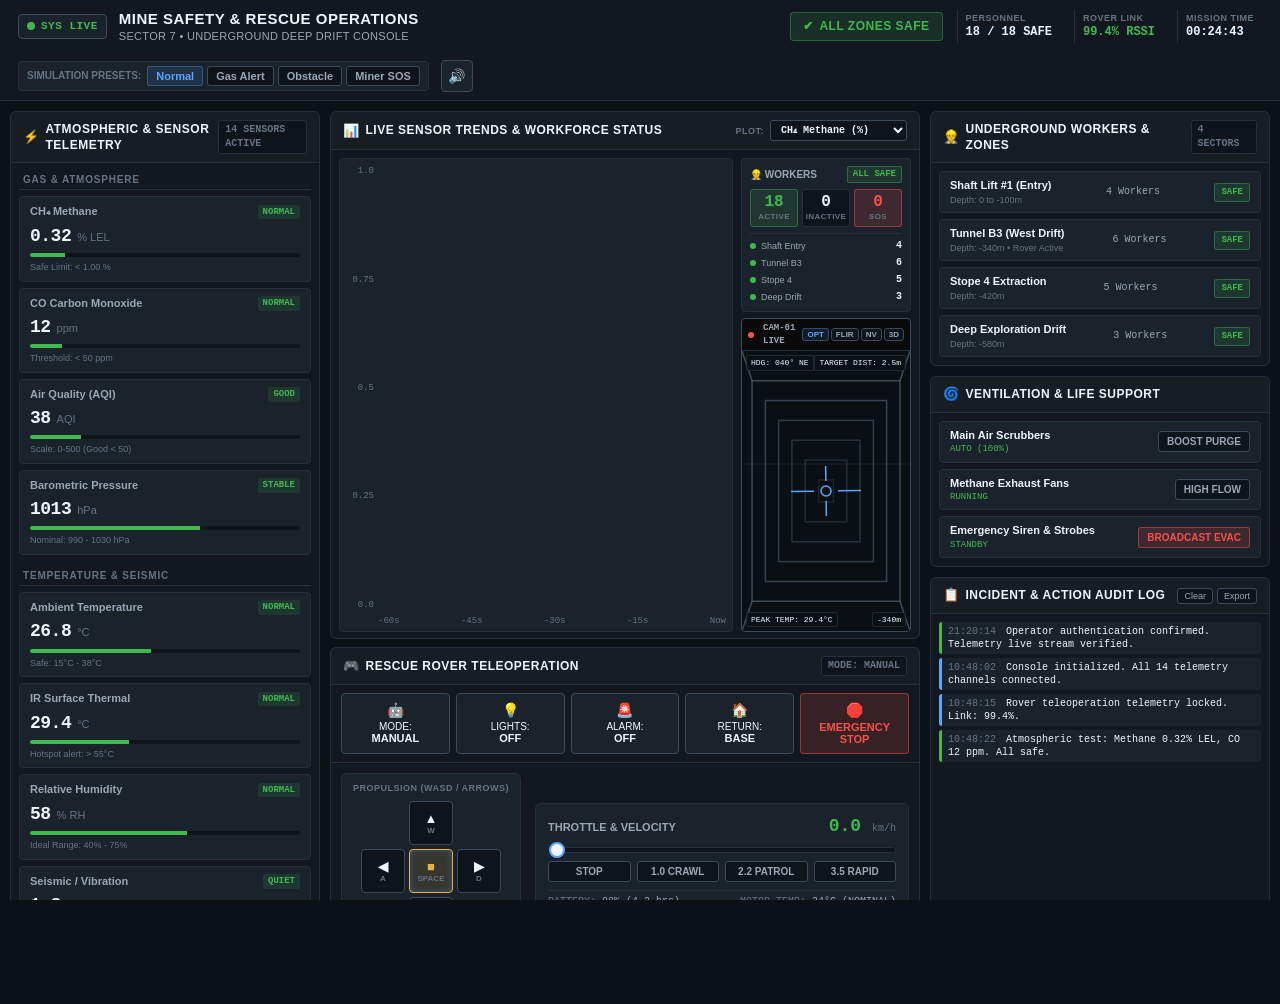
<file: index.html>
<!DOCTYPE html>
<html lang="en">

<head>
  <meta charset="UTF-8">
  <meta name="viewport" content="width=device-width, initial-scale=1.0">
  <meta name="description"
    content="Industrial Mine Safety & Rescue Operations Command Center - High-contrast, intuitive telemetry, rover control, and underground worker safety dashboard.">
  <title>MINE SAFETY & RESCUE COMMAND CONSOLE</title>
  <link rel="stylesheet" href="styles.css">
</head>

<body>

  <!-- TOP HEADER BAR -->
  <header class="cmd-header">
    <div class="header-left">
      <div class="safety-badge">
        <span class="status-indicator live-pulse"></span>
        <span class="badge-text">SYS LIVE</span>
      </div>
      <div class="facility-info">
        <h1 class="main-heading">MINE SAFETY &amp; RESCUE OPERATIONS</h1>
        <span class="sub-heading">SECTOR 7 • UNDERGROUND DEEP DRIFT CONSOLE</span>
      </div>
    </div>

    <!-- Live Mission Clock & Status Ribbon -->
    <div class="header-center">
      <div class="status-pill status-normal" id="overallStatusPill">
        <span class="status-icon" id="overallStatusIcon">✔</span>
        <span id="overallStatusText">ALL ZONES SAFE</span>
      </div>
      <div class="telemetry-stat">
        <span class="stat-lbl">PERSONNEL</span>
        <span class="stat-val" id="personnelSummary">18 / 18 SAFE</span>
      </div>
      <div class="telemetry-stat">
        <span class="stat-lbl">ROVER LINK</span>
        <span class="stat-val green-text" id="telemetryLinkVal">99.4% RSSI</span>
      </div>
      <div class="telemetry-stat">
        <span class="stat-lbl">MISSION TIME</span>
        <span class="stat-val" id="missionClock">00:00:00</span>
      </div>
    </div>

    <!-- Quick Scenario Presets for Easy Demonstrations -->
    <div class="header-right">
      <div class="demo-controller">
        <span class="demo-lbl">SIMULATION PRESETS:</span>
        <div class="demo-btns">
          <button class="btn-preset active" id="presetNormal" title="Simulate standard safe conditions">Normal</button>
          <button class="btn-preset" id="presetGas" title="Simulate elevated methane & toxic gas alert">Gas
            Alert</button>
          <button class="btn-preset" id="presetObstacle" title="Simulate tunnel collapse / obstacle">Obstacle</button>
          <button class="btn-preset" id="presetSos" title="Simulate miner distress signal">Miner SOS</button>
        </div>
      </div>
      <button class="icon-toggle" id="btnAudioToggle" title="Toggle audio feedback" aria-label="Toggle Audio">
        <span id="audioIcon">🔊</span>
      </button>
    </div>
  </header>

  <!-- MAIN DASHBOARD CONTENT GRID -->
  <main class="dashboard-grid">

    <!-- LEFT COLUMN: ATMOSPHERIC & ENVIRONMENTAL TELEMETRY (14 SENSORS) -->
    <section class="panel panel-telemetry" aria-labelledby="telemetry-heading">
      <div class="panel-header">
        <h2 id="telemetry-heading" class="panel-title">
          <span class="panel-icon">⚡</span> ATMOSPHERIC &amp; SENSOR TELEMETRY
        </h2>
        <span class="badge-count">14 SENSORS ACTIVE</span>
      </div>

      <div class="sensors-container">

        <!-- Group 1: Hazardous Gases & Air Quality -->
        <div class="sensor-group">
          <div class="group-title">GAS &amp; ATMOSPHERE</div>

          <div class="sensor-card" id="card-ch4">
            <div class="sensor-meta">
              <span class="sensor-name">CH₄ Methane</span>
              <span class="sensor-state state-ok" id="status-ch4">NORMAL</span>
            </div>
            <div class="sensor-reading">
              <span class="sensor-value" id="val-ch4">0.32</span>
              <span class="sensor-unit">% LEL</span>
            </div>
            <div class="sensor-meter-bar">
              <div class="sensor-meter-fill" id="meter-ch4" style="width: 15%;"></div>
            </div>
            <div class="sensor-threshold">Safe Limit: &lt; 1.00 %</div>
          </div>

          <div class="sensor-card" id="card-co">
            <div class="sensor-meta">
              <span class="sensor-name">CO Carbon Monoxide</span>
              <span class="sensor-state state-ok" id="status-co">NORMAL</span>
            </div>
            <div class="sensor-reading">
              <span class="sensor-value" id="val-co">12</span>
              <span class="sensor-unit">ppm</span>
            </div>
            <div class="sensor-meter-bar">
              <div class="sensor-meter-fill" id="meter-co" style="width: 24%;"></div>
            </div>
            <div class="sensor-threshold">Threshold: &lt; 50 ppm</div>
          </div>

          <div class="sensor-card" id="card-aqi">
            <div class="sensor-meta">
              <span class="sensor-name">Air Quality (AQI)</span>
              <span class="sensor-state state-ok" id="status-aqi">GOOD</span>
            </div>
            <div class="sensor-reading">
              <span class="sensor-value" id="val-aqi">38</span>
              <span class="sensor-unit">AQI</span>
            </div>
            <div class="sensor-meter-bar">
              <div class="sensor-meter-fill" id="meter-aqi" style="width: 19%;"></div>
            </div>
            <div class="sensor-threshold">Scale: 0-500 (Good &lt; 50)</div>
          </div>

          <div class="sensor-card" id="card-barometer">
            <div class="sensor-meta">
              <span class="sensor-name">Barometric Pressure</span>
              <span class="sensor-state state-ok" id="status-barometer">STABLE</span>
            </div>
            <div class="sensor-reading">
              <span class="sensor-value" id="val-barometer">1013</span>
              <span class="sensor-unit">hPa</span>
            </div>
            <div class="sensor-meter-bar">
              <div class="sensor-meter-fill" id="meter-barometer" style="width: 50%;"></div>
            </div>
            <div class="sensor-threshold">Nominal: 990 - 1030 hPa</div>
          </div>
        </div>

        <!-- Group 2: Thermal & Environmental -->
        <div class="sensor-group">
          <div class="group-title">TEMPERATURE &amp; SEISMIC</div>

          <div class="sensor-card" id="card-temp">
            <div class="sensor-meta">
              <span class="sensor-name">Ambient Temperature</span>
              <span class="sensor-state state-ok" id="status-temp">NORMAL</span>
            </div>
            <div class="sensor-reading">
              <span class="sensor-value" id="val-temperature">26.8</span>
              <span class="sensor-unit">°C</span>
            </div>
            <div class="sensor-meter-bar">
              <div class="sensor-meter-fill" id="meter-temp" style="width: 38%;"></div>
            </div>
            <div class="sensor-threshold">Safe: 15°C - 38°C</div>
          </div>

          <div class="sensor-card" id="card-ir">
            <div class="sensor-meta">
              <span class="sensor-name">IR Surface Thermal</span>
              <span class="sensor-state state-ok" id="status-ir">NORMAL</span>
            </div>
            <div class="sensor-reading">
              <span class="sensor-value" id="val-ir">29.4</span>
              <span class="sensor-unit">°C</span>
            </div>
            <div class="sensor-meter-bar">
              <div class="sensor-meter-fill" id="meter-ir" style="width: 32%;"></div>
            </div>
            <div class="sensor-threshold">Hotspot alert: &gt; 55°C</div>
          </div>

          <div class="sensor-card" id="card-humidity">
            <div class="sensor-meta">
              <span class="sensor-name">Relative Humidity</span>
              <span class="sensor-state state-ok" id="status-humidity">NORMAL</span>
            </div>
            <div class="sensor-reading">
              <span class="sensor-value" id="val-humidity">58</span>
              <span class="sensor-unit">% RH</span>
            </div>
            <div class="sensor-meter-bar">
              <div class="sensor-meter-fill" id="meter-humidity" style="width: 58%;"></div>
            </div>
            <div class="sensor-threshold">Ideal Range: 40% - 75%</div>
          </div>

          <div class="sensor-card" id="card-vibration">
            <div class="sensor-meta">
              <span class="sensor-name">Seismic / Vibration</span>
              <span class="sensor-state state-ok" id="status-vibration">QUIET</span>
            </div>
            <div class="sensor-reading">
              <span class="sensor-value" id="val-vibration">1.8</span>
              <span class="sensor-unit">mm/s</span>
            </div>
            <div class="sensor-meter-bar">
              <div class="sensor-meter-fill" id="meter-vibration" style="width: 12%;"></div>
            </div>
            <div class="sensor-threshold">Cave-in risk: &gt; 8.0 mm/s</div>
          </div>
        </div>

        <!-- Group 3: Position, Obstacle & Navigation -->
        <div class="sensor-group">
          <div class="group-title">ROVER LOCATION &amp; KINEMATICS</div>

          <div class="sensor-card" id="card-gps">
            <div class="sensor-meta">
              <span class="sensor-name">Position &amp; Depth</span>
              <span class="sensor-state state-ok" id="status-gps">LOCKED</span>
            </div>
            <div class="sensor-multi-reading">
              <div class="multi-item">
                <span class="lbl">Depth:</span>
                <strong id="val-gps-depth">-340 m</strong>
              </div>
              <div class="multi-item">
                <span class="lbl">GPS:</span>
                <span id="val-gps-coords">12.9716, 78.1689</span>
              </div>
              <div class="multi-item">
                <span class="lbl">Zone:</span>
                <span id="val-location-zone">Tunnel B3 (West)</span>
              </div>
            </div>
          </div>

          <div class="sensor-card" id="card-proximity">
            <div class="sensor-meta">
              <span class="sensor-name">Proximity Sensor</span>
              <span class="sensor-state state-ok" id="status-proximity">CLEAR</span>
            </div>
            <div class="sensor-reading">
              <span class="sensor-value" id="val-proximity">165</span>
              <span class="sensor-unit">cm</span>
            </div>
            <div class="sensor-meter-bar">
              <div class="sensor-meter-fill" id="meter-proximity" style="width: 82%;"></div>
            </div>
            <div class="sensor-threshold">Obstacle warning: &lt; 40 cm</div>
          </div>

          <div class="sensor-card" id="card-ultrasonic">
            <div class="sensor-meta">
              <span class="sensor-name">Ultrasonic Range</span>
              <span class="sensor-state state-ok" id="status-ultrasonic">CLEAR</span>
            </div>
            <div class="sensor-reading">
              <span class="sensor-value" id="val-ultrasonic">248</span>
              <span class="sensor-unit">cm</span>
            </div>
            <div class="sensor-meter-bar">
              <div class="sensor-meter-fill" id="meter-ultrasonic" style="width: 75%;"></div>
            </div>
            <div class="sensor-threshold">Distance to head wall</div>
          </div>

          <div class="sensor-card" id="card-motion">
            <div class="sensor-meta">
              <span class="sensor-name">Motion Detection</span>
              <span class="sensor-state state-ok" id="status-motion">NONE</span>
            </div>
            <div class="sensor-reading">
              <span class="sensor-value" id="val-motion">NO MOTION</span>
            </div>
            <div class="sensor-threshold">PIR Infra-Red Activity Sensor</div>
          </div>

          <div class="sensor-card" id="card-tilt">
            <div class="sensor-meta">
              <span class="sensor-name">Chassis Attitude (Pitch/Roll)</span>
              <span class="sensor-state state-ok" id="status-tilt">LEVEL</span>
            </div>
            <div class="sensor-multi-reading">
              <div class="multi-item">
                <span class="lbl">Tilt:</span>
                <strong id="val-accel-tilt">P: +1.2° R: -0.8°</strong>
              </div>
              <div class="multi-item">
                <span class="lbl">Load:</span>
                <strong id="val-accel-g">1.02 g</strong>
              </div>
            </div>
          </div>

          <div class="sensor-card" id="card-beacon">
            <div class="sensor-meta">
              <span class="sensor-name">Miner Beacon Signal (RSSI)</span>
              <span class="sensor-state state-ok" id="status-beacon">DETECTED</span>
            </div>
            <div class="sensor-reading">
              <span class="sensor-value" id="val-beacon">-48</span>
              <span class="sensor-unit">dBm</span>
            </div>
            <div class="sensor-meter-bar">
              <div class="sensor-meter-fill" id="meter-beacon" style="width: 70%;"></div>
            </div>
            <div class="sensor-threshold">Emergency beacon locator</div>
          </div>

        </div>

      </div>
    </section>

    <!-- CENTER COLUMN: DATA GRAPH + WORKER STATUS + MINI CAMERA + ROVER CONTROLS -->
    <section class="panel panel-center" aria-labelledby="center-heading">

      <!-- TOP ROW: Sensor Graph + Worker Status + Mini Camera -->
      <div class="recon-block">
        <div class="panel-header">
          <h2 id="center-heading" class="panel-title">
            <span class="panel-icon">📊</span> LIVE SENSOR TRENDS &amp; WORKFORCE STATUS
          </h2>
          <div class="graph-selector">
            <label class="graph-lbl" for="graphMetricSelect">PLOT:</label>
            <select id="graphMetricSelect" class="graph-select">
              <option value="ch4">CH₄ Methane (%)</option>
              <option value="co">CO Carbon (ppm)</option>
              <option value="temp">Temperature (°C)</option>
              <option value="aqi">Air Quality (AQI)</option>
              <option value="vibration">Vibration (mm/s)</option>
            </select>
          </div>
        </div>

        <!-- MAIN CONTENT AREA: Graph + Sidebar (Workers + Mini Cam) -->
        <div class="center-data-row">

          <!-- Live Rolling Sensor Chart -->
          <div class="chart-panel">
            <div class="chart-y-labels" id="chartYLabels">
              <span>1.0</span><span>0.75</span><span>0.5</span><span>0.25</span><span>0.0</span>
            </div>
            <div class="chart-area-wrap">
              <canvas id="sensorGraph" aria-label="Live Sensor Trend Graph"></canvas>
              <div class="chart-x-labels">
                <span>-60s</span><span>-45s</span><span>-30s</span><span>-15s</span><span>Now</span>
              </div>
            </div>
          </div>

          <!-- Right Sidebar: Worker Status + Mini Camera -->
          <div class="center-sidebar">

            <!-- Worker Active / Inactive Status -->
            <div class="worker-status-box">
              <div class="ws-header">
                <span class="ws-title">👷 WORKERS</span>
                <span class="ws-badge" id="wsOverallBadge">ALL SAFE</span>
              </div>
              <div class="ws-counts">
                <div class="ws-count-item ws-active">
                  <span class="ws-num" id="wsActiveCount">18</span>
                  <span class="ws-lbl">ACTIVE</span>
                </div>
                <div class="ws-count-item ws-inactive">
                  <span class="ws-num" id="wsInactiveCount">0</span>
                  <span class="ws-lbl">INACTIVE</span>
                </div>
                <div class="ws-count-item ws-sos">
                  <span class="ws-num" id="wsSosCount">0</span>
                  <span class="ws-lbl">SOS</span>
                </div>
              </div>
              <!-- Per-zone worker rows -->
              <div class="ws-zone-list">
                <div class="ws-zone-row">
                  <span class="ws-dot ws-dot-ok"></span>
                  <span class="ws-zone-name">Shaft Entry</span>
                  <span class="ws-zone-num" id="wz-shaft">4</span>
                </div>
                <div class="ws-zone-row">
                  <span class="ws-dot ws-dot-ok"></span>
                  <span class="ws-zone-name">Tunnel B3</span>
                  <span class="ws-zone-num" id="wz-tunnel">6</span>
                </div>
                <div class="ws-zone-row">
                  <span class="ws-dot ws-dot-ok"></span>
                  <span class="ws-zone-name">Stope 4</span>
                  <span class="ws-zone-num" id="wz-stope">5</span>
                </div>
                <div class="ws-zone-row">
                  <span class="ws-dot ws-dot-ok"></span>
                  <span class="ws-zone-name">Deep Drift</span>
                  <span class="ws-zone-num" id="wz-deep">3</span>
                </div>
              </div>
            </div>

            <!-- Mini Camera Window -->
            <div class="mini-cam-box">
              <div class="mini-cam-header">
                <span class="rec-dot"></span>
                <span class="mini-cam-title">CAM-01 LIVE</span>
                <div class="cam-modes cam-modes-mini" role="tablist">
                  <button class="btn-tab active" id="tabOptical" role="tab" title="Optical camera mode">OPT</button>
                  <button class="btn-tab" id="tabThermal" role="tab" title="Thermal FLIR mode">FLIR</button>
                  <button class="btn-tab" id="tabNight" role="tab" title="Night vision mode">NV</button>
                  <button class="btn-tab" id="tabLidar" role="tab" title="LIDAR 3D mode">3D</button>
                </div>
              </div>
              <div class="mini-cam-viewport">
                <canvas id="cameraCanvas" aria-label="Live Mine Reconnaissance Feed - Mini View"></canvas>
                <div class="mini-cam-hud">
                  <span class="mini-hud-tag" id="hudBearing">042°</span>
                  <span class="mini-hud-tag" id="hudDistance" style="margin-left:auto">2.4m</span>
                </div>
                <div class="mini-cam-hud mini-cam-hud-bot">
                  <span class="mini-hud-tag" id="hudThermalMax">29.4°C</span>
                  <span class="mini-hud-tag" style="margin-left:auto">-340m</span>
                </div>
              </div>
            </div>

          </div><!-- end center-sidebar -->
        </div><!-- end center-data-row -->
      </div>

      <!-- Rover Operational & Navigation Controls -->
      <div class="controls-block">
        <div class="panel-header">
          <h2 class="panel-title">
            <span class="panel-icon">🎮</span> RESCUE ROVER TELEOPERATION
          </h2>
          <span class="badge-count" id="badgeMode">MODE: MANUAL</span>
        </div>

        <!-- Operational Command Buttons Row -->
        <div class="op-button-strip">
          <button class="btn-op" id="btnMode" title="Toggle Manual Remote or Autonomous Rescue AI">
            <span class="op-icon">🤖</span>
            <span class="op-txt">MODE: <strong>MANUAL</strong></span>
          </button>

          <button class="btn-op" id="btnLights" title="Cycle Floodlights Off, Low, High, Strobe">
            <span class="op-icon">💡</span>
            <span class="op-txt">LIGHTS: <strong id="lblLights">OFF</strong></span>
          </button>

          <button class="btn-op" id="btnAlarm" title="Toggle audible emergency siren & beacon">
            <span class="op-icon">🚨</span>
            <span class="op-txt">ALARM: <strong id="lblAlarm">OFF</strong></span>
          </button>

          <button class="btn-op" id="btnCallback" title="Recall rover autonomously back to base shaft">
            <span class="op-icon">🏠</span>
            <span class="op-txt">RETURN: <strong id="lblCallback">BASE</strong></span>
          </button>

          <button class="btn-op btn-emergency-stop" id="btnEstop"
            title="Emergency Stop - Immediately halts all propulsion">
            <span class="op-icon">🛑</span>
            <span class="op-txt"><strong>EMERGENCY STOP</strong></span>
          </button>
        </div>

        <!-- Driving Controls (Direction Pad + Speed Slider) -->
        <div class="drive-console">

          <!-- Direction Controller Pad -->
          <div class="dpad-container">
            <div class="dpad-label">PROPULSION (WASD / ARROWS)</div>
            <div class="dpad-grid">
              <div></div>
              <button class="dpad-btn dpad-fwd" id="btnFwd" aria-label="Drive Forward">
                ▲<span class="key-hint">W</span>
              </button>
              <div></div>

              <button class="dpad-btn dpad-lft" id="btnLft" aria-label="Turn Left">
                ◀<span class="key-hint">A</span>
              </button>
              <button class="dpad-btn dpad-stp active" id="btnStp" aria-label="Brake / Stop">
                ■<span class="key-hint">SPACE</span>
              </button>
              <button class="dpad-btn dpad-rgt" id="btnRgt" aria-label="Turn Right">
                ▶<span class="key-hint">D</span>
              </button>

              <div></div>
              <button class="dpad-btn dpad-rev" id="btnRev" aria-label="Drive Reverse">
                ▼<span class="key-hint">S</span>
              </button>
              <div></div>
            </div>
          </div>

          <!-- Speed & Throttle Control -->
          <div class="throttle-container">
            <div class="throttle-header">
              <span class="throttle-title">THROTTLE &amp; VELOCITY</span>
              <span class="speed-number"><strong id="speedValue">0.0</strong> <small>km/h</small></span>
            </div>

            <input type="range" class="throttle-slider" id="speedSlider" min="0" max="4.0" step="0.1" value="0"
              aria-label="Rover Speed">

            <div class="gear-presets">
              <button class="btn-gear" data-speed="0">STOP</button>
              <button class="btn-gear" data-speed="1.0">1.0 CRAWL</button>
              <button class="btn-gear" data-speed="2.2">2.2 PATROL</button>
              <button class="btn-gear" data-speed="3.5">3.5 RAPID</button>
            </div>

            <div class="telemetry-sub-bar">
              <div class="sub-item">
                <span class="sub-lbl">BATTERY:</span>
                <span class="sub-val" id="valBattery">88% (4.2 hrs)</span>
              </div>
              <div class="sub-item">
                <span class="sub-lbl">MOTOR TEMP:</span>
                <span class="sub-val" id="valMotorTemp">34°C (NOMINAL)</span>
              </div>
            </div>
          </div>

        </div>

      </div>

    </section>

    <!-- RIGHT COLUMN: SAFETY MANAGEMENT, VENTILATION & INCIDENT AUDIT LOG -->
    <section class="panel panel-right" aria-labelledby="safety-heading">

      <!-- Personnel Safety & Sector Status -->
      <div class="safety-sect">
        <div class="panel-header">
          <h2 id="safety-heading" class="panel-title">
            <span class="panel-icon">👷</span> UNDERGROUND WORKERS &amp; ZONES
          </h2>
          <span class="badge-count">4 SECTORS</span>
        </div>

        <div class="zone-list">
          <div class="zone-row" id="zone-shaft">
            <div class="zone-info">
              <strong>Shaft Lift #1 (Entry)</strong>
              <span>Depth: 0 to -100m</span>
            </div>
            <div class="zone-workers">4 Workers</div>
            <span class="status-tag tag-safe">SAFE</span>
          </div>

          <div class="zone-row" id="zone-tunnel">
            <div class="zone-info">
              <strong>Tunnel B3 (West Drift)</strong>
              <span>Depth: -340m • Rover Active</span>
            </div>
            <div class="zone-workers">6 Workers</div>
            <span class="status-tag tag-safe" id="tagTunnelStatus">SAFE</span>
          </div>

          <div class="zone-row" id="zone-stope">
            <div class="zone-info">
              <strong>Stope 4 Extraction</strong>
              <span>Depth: -420m</span>
            </div>
            <div class="zone-workers">5 Workers</div>
            <span class="status-tag tag-safe">SAFE</span>
          </div>

          <div class="zone-row" id="zone-deep">
            <div class="zone-info">
              <strong>Deep Exploration Drift</strong>
              <span>Depth: -580m</span>
            </div>
            <div class="zone-workers">3 Workers</div>
            <span class="status-tag tag-safe">SAFE</span>
          </div>
        </div>
      </div>

      <!-- Mine Ventilation & Life Support Actuators -->
      <div class="safety-sect">
        <div class="panel-header">
          <h2 class="panel-title">
            <span class="panel-icon">🌀</span> VENTILATION &amp; LIFE SUPPORT
          </h2>
        </div>

        <div class="actuator-grid">
          <div class="actuator-item">
            <div class="actuator-meta">
              <span class="act-name">Main Air Scrubbers</span>
              <span class="act-val" id="valScrubber">AUTO (100%)</span>
            </div>
            <button class="btn-actuator" id="btnScrubberToggle">BOOST PURGE</button>
          </div>

          <div class="actuator-item">
            <div class="actuator-meta">
              <span class="act-name">Methane Exhaust Fans</span>
              <span class="act-val" id="valFan">RUNNING</span>
            </div>
            <button class="btn-actuator" id="btnFanToggle">HIGH FLOW</button>
          </div>

          <div class="actuator-item">
            <div class="actuator-meta">
              <span class="act-name">Emergency Siren &amp; Strobes</span>
              <span class="act-val" id="valSirenStatus">STANDBY</span>
            </div>
            <button class="btn-actuator btn-actuator-warn" id="btnBroadcastEvac">BROADCAST EVAC</button>
          </div>
        </div>
      </div>

      <!-- Real-time Incident & Operational Event Log -->
      <div class="safety-sect log-section">
        <div class="panel-header">
          <h2 class="panel-title">
            <span class="panel-icon">📋</span> INCIDENT &amp; ACTION AUDIT LOG
          </h2>
          <div class="log-actions">
            <button class="btn-mini" id="btnClearLog" title="Clear log view">Clear</button>
            <button class="btn-mini" id="btnExportLog" title="Download text audit report">Export</button>
          </div>
        </div>

        <div class="log-scroll-area" id="auditLogContainer" role="log" aria-live="polite">
          <!-- Dynamically populated entries -->
          <div class="log-entry log-info"><span class="log-t">10:48:02</span> Console initialized. All 14 telemetry
            channels connected.</div>
          <div class="log-entry log-info"><span class="log-t">10:48:15</span> Rover teleoperation telemetry locked.
            Link: 99.4%.</div>
          <div class="log-entry log-ok"><span class="log-t">10:48:22</span> Atmospheric test: Methane 0.32% LEL, CO 12
            ppm. All safe.</div>
        </div>
      </div>

    </section>

  </main>

  <!-- FOOTER STATUS BAR -->
  <footer class="cmd-footer">
    <div class="footer-left">
      <span>RESCUE CONSOLE VERSION 3.2.4</span>
      <span class="f-divider">|</span>
      <span>FAILSAFE ARCHITECTURE: ONLINE</span>
      <span class="f-divider">|</span>
      <span>OPERATOR: SENIOR DISPATCHER</span>
    </div>
    <div class="footer-right">
      <span>Auto-refresh: <strong class="green-text">Active (1.5s)</strong></span>
      <span class="f-divider">|</span>
      <span>Emergency Hotline: <strong>EXT 991</strong></span>
    </div>
  </footer>

  <script src="app.js"></script>
</body>

</html>
</file>
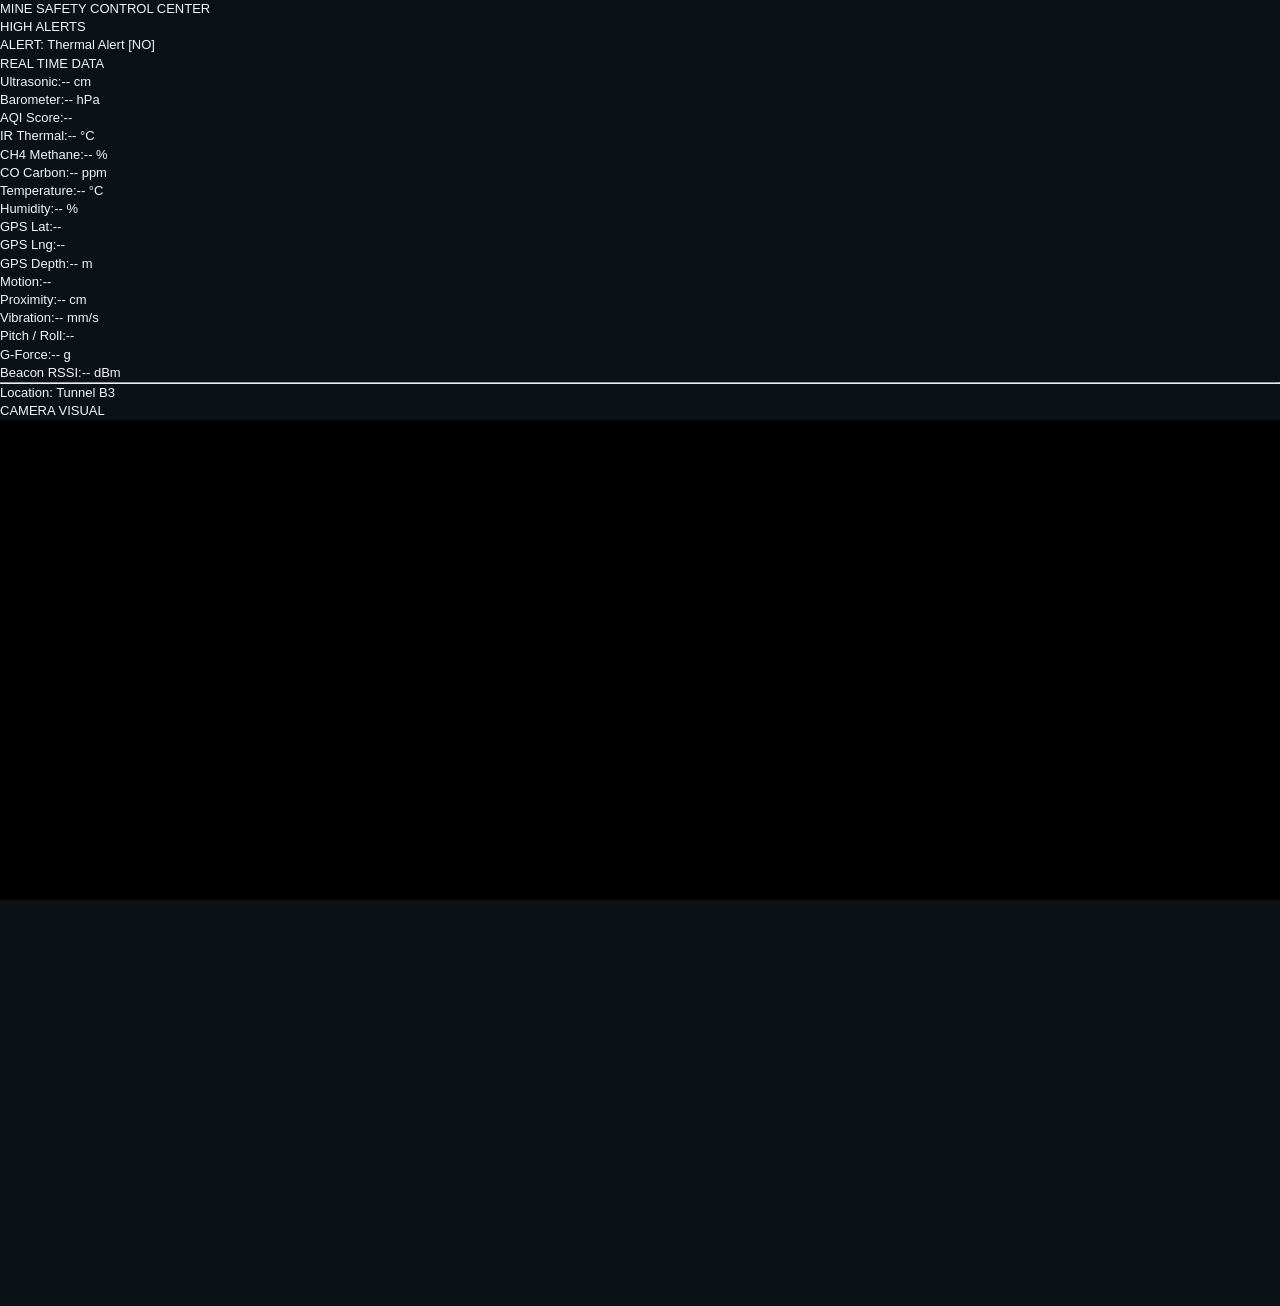
<file: styles.html>
<!DOCTYPE html>
<html lang="en">
<head>
  <meta charset="UTF-8">
  <meta name="viewport" content="width=device-width, initial-scale=1.0">
  <meta name="description" content="Monochrome industrial CRT mine safety control console for senior operator.">
  <title>MINE SAFETY CONTROL CENTER</title>
  <link rel="stylesheet" href="styles.css">
</head>
<body>

  <div class="main-title">MINE SAFETY CONTROL CENTER</div>

  <div class="dashboard-outer">
    <!-- HIGH ALERTS box -->
    <div class="high-alerts-box">
      <div class="box-title">HIGH ALERTS</div>
      <div class="box-content" id="highAlertsContent">ALERT: Thermal Alert [NO]</div>
    </div>

    <!-- Main bottom grid -->
    <div class="bottom-grid">

      <!-- Column 1: REAL TIME DATA (14 Sensors) -->
      <div class="panel-box real-time-box">
        <div class="box-title">REAL TIME DATA</div>
        <div class="data-table" id="sensorDataTable">
          <!-- 14 Sensors will update dynamically here -->
          <div class="table-row"><span class="label">Ultrasonic:</span><span class="value" id="val-ultrasonic">-- cm</span></div>
          <div class="table-row"><span class="label">Barometer:</span><span class="value" id="val-barometer">-- hPa</span></div>
          <div class="table-row"><span class="label">AQI Score:</span><span class="value" id="val-aqi">--</span></div>
          <div class="table-row"><span class="label">IR Thermal:</span><span class="value" id="val-ir">-- °C</span></div>
          <div class="table-row"><span class="label">CH4 Methane:</span><span class="value" id="val-ch4">-- %</span></div>
          <div class="table-row"><span class="label">CO Carbon:</span><span class="value" id="val-co">-- ppm</span></div>
          <div class="table-row"><span class="label">Temperature:</span><span class="value" id="val-temperature">-- °C</span></div>
          <div class="table-row"><span class="label">Humidity:</span><span class="value" id="val-humidity">-- %</span></div>
          <div class="table-row"><span class="label">GPS Lat:</span><span class="value" id="val-gps-lat">--</span></div>
          <div class="table-row"><span class="label">GPS Lng:</span><span class="value" id="val-gps-lng">--</span></div>
          <div class="table-row"><span class="label">GPS Depth:</span><span class="value" id="val-gps-depth">-- m</span></div>
          <div class="table-row"><span class="label">Motion:</span><span class="value" id="val-motion">--</span></div>
          <div class="table-row"><span class="label">Proximity:</span><span class="value" id="val-proximity">-- cm</span></div>
          <div class="table-row"><span class="label">Vibration:</span><span class="value" id="val-vibration">-- mm/s</span></div>
          <div class="table-row"><span class="label">Pitch / Roll:</span><span class="value" id="val-accel-tilt">--</span></div>
          <div class="table-row"><span class="label">G-Force:</span><span class="value" id="val-accel-g">-- g</span></div>
          <div class="table-row"><span class="label">Beacon RSSI:</span><span class="value" id="val-beacon">-- dBm</span></div>
          <hr class="separator-line">
          <div class="table-row-footer" id="locationFooter">Location: Tunnel B3</div>
        </div>
      </div>

      <!-- Column 2: Center Box (Camera Visual & Rover Controls) -->
      <div class="center-column">
        <!-- CAMERA VISUAL box -->
        <div class="panel-box camera-visual-box">
          <div class="box-title">CAMERA VISUAL</div>
          <div class="camera-content">
            <canvas id="cameraCanvas" style="width: 100%; height: 100%; display: block; background: #000;"></canvas>
            <div class="camera-hud-overlay">
              <div class="camera-feed-label">[ LIVE CAMERA FEED ]</div>
              <div class="camera-feed-label">[ THERMAL CAMERA ]</div>
            </div>
          </div>
        </div>

        <!-- ROVER CONTROLS section -->
        <div class="controls-section">
          <div class="section-title">ROVER CONTROLS</div>
          
          <!-- Monospace sliders & operational toggles -->
          <div class="op-controls-row">
            <button class="op-btn" id="btnCallback">[ CALLBACK ]</button>
            <button class="op-btn" id="btnLights">[ LIGHTS: OFF ]</button>
            <button class="op-btn" id="btnAlarm">[ ALARM: OFF ]</button>
            <button class="op-btn" id="btnMode">[ MODE: MANUAL ]</button>
          </div>

          <div class="speed-slider-row">
            <span class="speed-readout">SPEED: <span id="speedValue">0.0</span> km/h</span>
            <input type="range" class="mono-slider" id="speedSlider" min="0" max="3.5" step="0.1" value="0">
            <button class="op-btn estop" id="btnEstop">[ E-STOP ]</button>
          </div>

          <!-- Direction layout -->
          <div class="controls-layout">
            <button class="control-btn circle fwd" id="btnFwd">FWD</button>
            <button class="control-btn circle stp" id="btnStp">STP</button>
            <button class="control-btn oval rev" id="btnRev">REV</button>
            <button class="control-btn circle lft" id="btnLft">LFT</button>
            <button class="control-btn circle rgt" id="btnRgt">RGT</button>
          </div>
        </div>
      </div>

      <!-- Column 3: Right Column (Alerts & Warnings, Alert History) -->
      <div class="right-column">
        <!-- ALERTS AND WARNINGS box -->
        <div class="panel-box alerts-warnings-box">
          <div class="box-title">ALERTS AND WARNINGS</div>
          <div class="alerts-content" id="alertsWarningsContent">
            <!-- Active warnings list -->
            <div id="alertHuman">ALERT: Human Detected [NO]</div>
            <div id="warnObstacle">WARNING: Obstacle CLEAR</div>
            <div id="infoTemp">INFO: Temp Normal</div>
          </div>
        </div>

        <!-- ALERTS HISTORY box -->
        <div class="panel-box alerts-history-box">
          <div class="box-title">ALERTS HISTORY</div>
          <div class="history-log" id="historyLog">
            <div class="log-entry">10:48 - Console Init ACTIVE</div>
          </div>
          <div class="history-footer">✦</div>
        </div>
      </div>

    </div>
  </div>

  <script src="app.js"></script>
</body>
</html>
</file>
<file: styles.css>
/* ==========================================================================
   MINE SAFETY & RESCUE COMMAND CONSOLE - INDUSTRIAL CONTROL DESIGN SYSTEM
   Focus: High Legibility, Calm Palette, Utilitarian Clarity, High Contrast
   ========================================================================== */

:root {
  /* Surface & Base Backgrounds */
  --bg-app: #0c1017;
  --bg-panel: #131820;
  --bg-card: #1a222c;
  --bg-card-hover: #222c39;
  --bg-input: #0e141c;
  
  /* Borders & Dividers */
  --border-subtle: #252f3d;
  --border-strong: #3b4b5e;
  --border-active: #58a6ff;

  /* Typography Colors */
  --text-primary: #f0f6fc;
  --text-secondary: #9aa7b5;
  --text-muted: #657484;
  --text-inverse: #0c1017;

  /* Functional Safety Accents (Strict Utilitarian Palette) */
  --safe-green: #3fb950;
  --safe-green-bg: rgba(63, 185, 80, 0.14);
  --safe-green-border: rgba(63, 185, 80, 0.4);

  --warn-amber: #e3b341;
  --warn-amber-bg: rgba(227, 179, 65, 0.14);
  --warn-amber-border: rgba(227, 179, 65, 0.4);

  --danger-red: #f85149;
  --danger-red-bg: rgba(248, 81, 73, 0.16);
  --danger-red-border: rgba(248, 81, 73, 0.5);

  --info-blue: #58a6ff;
  --info-blue-bg: rgba(88, 166, 255, 0.12);
  --info-blue-border: rgba(88, 166, 255, 0.35);

  /* Font Families */
  --font-sans: -apple-system, BlinkMacSystemFont, "Segoe UI", Roboto, "Helvetica Neue", Arial, sans-serif;
  --font-mono: "SFMono-Regular", Consolas, "Liberation Mono", Menlo, Courier, monospace;
}

/* Base Reset */
*, *::before, *::after {
  box-sizing: border-box;
  margin: 0;
  padding: 0;
}

html, body {
  width: 100%;
  height: 100%;
  background-color: var(--bg-app);
  color: var(--text-primary);
  font-family: var(--font-sans);
  font-size: 13px;
  line-height: 1.4;
  overflow-x: hidden;
  user-select: none;
}

/* ==========================================================================
   HEADER BAR
   ========================================================================== */
.cmd-header {
  display: flex;
  align-items: center;
  justify-content: space-between;
  background: var(--bg-panel);
  border-bottom: 1px solid var(--border-subtle);
  padding: 8px 18px;
  gap: 16px;
  flex-wrap: wrap;
}

.header-left {
  display: flex;
  align-items: center;
  gap: 12px;
}

.safety-badge {
  display: inline-flex;
  align-items: center;
  gap: 6px;
  background: var(--bg-card);
  border: 1px solid var(--border-strong);
  padding: 4px 8px;
  border-radius: 4px;
}

.status-indicator {
  width: 8px;
  height: 8px;
  border-radius: 50%;
  background: var(--safe-green);
}

.live-pulse {
  animation: pulse-green 2s infinite ease-in-out;
}

@keyframes pulse-green {
  0%, 100% { opacity: 1; transform: scale(1); }
  50% { opacity: 0.4; transform: scale(0.85); }
}

.badge-text {
  font-family: var(--font-mono);
  font-size: 11px;
  font-weight: 700;
  color: var(--safe-green);
  letter-spacing: 0.5px;
}

.facility-info {
  display: flex;
  flex-direction: column;
}

.main-heading {
  font-size: 15px;
  font-weight: 700;
  letter-spacing: 0.5px;
  color: var(--text-primary);
}

.sub-heading {
  font-size: 11px;
  color: var(--text-secondary);
  letter-spacing: 0.3px;
}

/* Header Center Status Ribbon */
.header-center {
  display: flex;
  align-items: center;
  gap: 14px;
  flex-wrap: wrap;
}

.status-pill {
  display: inline-flex;
  align-items: center;
  gap: 6px;
  font-weight: 700;
  font-size: 12px;
  padding: 5px 12px;
  border-radius: 4px;
  letter-spacing: 0.5px;
}

.status-normal {
  background: var(--safe-green-bg);
  color: var(--safe-green);
  border: 1px solid var(--safe-green-border);
}

.status-warning {
  background: var(--warn-amber-bg);
  color: var(--warn-amber);
  border: 1px solid var(--warn-amber-border);
}

.status-hazard {
  background: var(--danger-red-bg);
  color: var(--danger-red);
  border: 1px solid var(--danger-red-border);
}

.telemetry-stat {
  display: flex;
  flex-direction: column;
  padding: 2px 8px;
  border-left: 1px solid var(--border-subtle);
}

.stat-lbl {
  font-size: 9px;
  font-weight: 600;
  color: var(--text-muted);
  letter-spacing: 0.5px;
}

.stat-val {
  font-family: var(--font-mono);
  font-size: 12px;
  font-weight: 700;
  color: var(--text-primary);
}

.green-text { color: var(--safe-green); }
.amber-text { color: var(--warn-amber); }
.red-text { color: var(--danger-red); }

/* Header Right Demo Controls */
.header-right {
  display: flex;
  align-items: center;
  gap: 12px;
}

.demo-controller {
  display: flex;
  align-items: center;
  gap: 6px;
  background: var(--bg-card);
  padding: 4px 8px;
  border-radius: 4px;
  border: 1px solid var(--border-subtle);
}

.demo-lbl {
  font-size: 10px;
  font-weight: 700;
  color: var(--text-muted);
}

.demo-btns {
  display: flex;
  gap: 4px;
}

.btn-preset {
  background: var(--bg-input);
  border: 1px solid var(--border-strong);
  color: var(--text-secondary);
  padding: 3px 8px;
  border-radius: 3px;
  font-size: 11px;
  cursor: pointer;
  font-weight: 600;
  transition: all 0.15s ease;
}

.btn-preset:hover {
  background: var(--bg-card-hover);
  color: var(--text-primary);
}

.btn-preset.active {
  background: var(--info-blue-bg);
  color: var(--info-blue);
  border-color: var(--info-blue-border);
}

.icon-toggle {
  background: var(--bg-card);
  border: 1px solid var(--border-strong);
  color: var(--text-primary);
  width: 32px;
  height: 32px;
  border-radius: 4px;
  display: grid;
  place-items: center;
  cursor: pointer;
  font-size: 14px;
  transition: background 0.15s ease;
}

.icon-toggle:hover {
  background: var(--bg-card-hover);
}

/* ==========================================================================
   MAIN DASHBOARD GRID (3 COLUMNS)
   ========================================================================== */
.dashboard-grid {
  display: grid;
  grid-template-columns: 310px minmax(500px, 1fr) 340px;
  gap: 10px;
  padding: 10px;
  min-height: calc(100vh - 84px);
}

.panel {
  background: var(--bg-panel);
  border: 1px solid var(--border-subtle);
  border-radius: 6px;
  display: flex;
  flex-direction: column;
  overflow: hidden;
}

.panel-header {
  display: flex;
  align-items: center;
  justify-content: space-between;
  padding: 8px 12px;
  background: rgba(255, 255, 255, 0.02);
  border-bottom: 1px solid var(--border-subtle);
}

.panel-title {
  font-size: 12px;
  font-weight: 700;
  color: var(--text-primary);
  letter-spacing: 0.5px;
  display: flex;
  align-items: center;
  gap: 6px;
}

.panel-icon {
  font-size: 13px;
  color: var(--text-secondary);
}

.badge-count {
  font-family: var(--font-mono);
  font-size: 10px;
  font-weight: 700;
  color: var(--text-muted);
  background: var(--bg-input);
  padding: 2px 6px;
  border-radius: 3px;
  border: 1px solid var(--border-subtle);
}

/* ==========================================================================
   LEFT COLUMN: ATMOSPHERIC & SENSOR TELEMETRY (14 SENSORS)
   ========================================================================== */
.sensors-container {
  padding: 8px;
  overflow-y: auto;
  display: flex;
  flex-direction: column;
  gap: 12px;
  max-height: calc(100vh - 140px);
}

/* Custom Thin Scrollbar */
.sensors-container::-webkit-scrollbar,
.log-scroll-area::-webkit-scrollbar {
  width: 5px;
}
.sensors-container::-webkit-scrollbar-track,
.log-scroll-area::-webkit-scrollbar-track {
  background: var(--bg-app);
}
.sensors-container::-webkit-scrollbar-thumb,
.log-scroll-area::-webkit-scrollbar-thumb {
  background: var(--border-strong);
  border-radius: 3px;
}

.sensor-group {
  display: flex;
  flex-direction: column;
  gap: 6px;
}

.group-title {
  font-size: 10px;
  font-weight: 700;
  color: var(--text-muted);
  letter-spacing: 0.8px;
  padding: 2px 4px;
  border-bottom: 1px solid var(--border-subtle);
}

.sensor-card {
  background: var(--bg-card);
  border: 1px solid var(--border-subtle);
  border-radius: 4px;
  padding: 7px 10px;
  display: flex;
  flex-direction: column;
  gap: 4px;
  transition: border-color 0.15s ease, background 0.15s ease;
}

.sensor-card.hazard-active {
  background: var(--danger-red-bg);
  border-color: var(--danger-red-border);
}

.sensor-card.warning-active {
  background: var(--warn-amber-bg);
  border-color: var(--warn-amber-border);
}

.sensor-meta {
  display: flex;
  justify-content: space-between;
  align-items: center;
}

.sensor-name {
  font-size: 11px;
  font-weight: 600;
  color: var(--text-secondary);
}

.sensor-state {
  font-family: var(--font-mono);
  font-size: 9px;
  font-weight: 700;
  padding: 1px 5px;
  border-radius: 2px;
}

.state-ok {
  color: var(--safe-green);
  background: var(--safe-green-bg);
}

.state-warn {
  color: var(--warn-amber);
  background: var(--warn-amber-bg);
}

.state-hazard {
  color: var(--danger-red);
  background: var(--danger-red-bg);
}

.sensor-reading {
  display: flex;
  align-items: baseline;
  gap: 6px;
}

.sensor-value {
  font-family: var(--font-mono);
  font-size: 18px;
  font-weight: 700;
  color: var(--text-primary);
  letter-spacing: -0.5px;
}

.sensor-unit {
  font-size: 11px;
  color: var(--text-muted);
}

.sensor-meter-bar {
  width: 100%;
  height: 4px;
  background: var(--bg-input);
  border-radius: 2px;
  overflow: hidden;
}

.sensor-meter-fill {
  height: 100%;
  background: var(--safe-green);
  transition: width 0.3s ease, background-color 0.3s ease;
}

.sensor-threshold {
  font-size: 9px;
  color: var(--text-muted);
}

.sensor-multi-reading {
  display: flex;
  flex-direction: column;
  gap: 2px;
  font-family: var(--font-mono);
  font-size: 11px;
}

.multi-item {
  display: flex;
  justify-content: space-between;
  align-items: center;
}

.multi-item .lbl {
  color: var(--text-muted);
  font-size: 10px;
}

/* ==========================================================================
   CENTER COLUMN: RECON FEED + ROVER CONTROLS
   ========================================================================== */
.panel-center {
  display: flex;
  flex-direction: column;
  gap: 8px;
  background: transparent;
  border: none;
}

.recon-block {
  background: var(--bg-panel);
  border: 1px solid var(--border-subtle);
  border-radius: 6px;
  overflow: hidden;
  display: flex;
  flex-direction: column;
}

.cam-modes {
  display: flex;
  gap: 4px;
}

.btn-tab {
  background: var(--bg-input);
  border: 1px solid var(--border-strong);
  color: var(--text-secondary);
  font-size: 10px;
  font-weight: 700;
  padding: 3px 8px;
  border-radius: 3px;
  cursor: pointer;
  transition: all 0.15s ease;
}

.btn-tab:hover {
  color: var(--text-primary);
  background: var(--bg-card-hover);
}

.btn-tab.active {
  background: var(--info-blue-bg);
  color: var(--info-blue);
  border-color: var(--info-blue-border);
}

.camera-viewport-wrap {
  position: relative;
  width: 100%;
  background: #000;
  display: flex;
  justify-content: center;
  align-items: center;
  min-height: 250px;
}

#cameraCanvas {
  width: 100%;
  height: 260px;
  display: block;
  object-fit: cover;
}

.cam-hud-top, .cam-hud-bottom {
  position: absolute;
  left: 10px;
  right: 10px;
  display: flex;
  justify-content: space-between;
  pointer-events: none;
  font-family: var(--font-mono);
  font-size: 10px;
}

.cam-hud-top { top: 8px; }
.cam-hud-bottom { bottom: 8px; }

.hud-tag {
  background: rgba(12, 16, 23, 0.75);
  border: 1px solid rgba(255, 255, 255, 0.15);
  padding: 2px 6px;
  border-radius: 3px;
  color: var(--text-primary);
}

.rec-dot {
  display: inline-block;
  width: 6px;
  height: 6px;
  border-radius: 50%;
  background: var(--danger-red);
  margin-right: 4px;
  animation: pulse-green 1s infinite;
}

/* ==========================================================================
   CENTER COLUMN: GRAPH + WORKER STATUS + MINI CAMERA
   ========================================================================== */

/* Graph selector row in panel header */
.graph-selector {
  display: flex;
  align-items: center;
  gap: 6px;
}

.graph-lbl {
  font-size: 9px;
  font-weight: 700;
  color: var(--text-muted);
  letter-spacing: 0.5px;
}

.graph-select {
  background: var(--bg-input);
  border: 1px solid var(--border-strong);
  color: var(--text-primary);
  font-size: 10px;
  font-weight: 600;
  padding: 3px 6px;
  border-radius: 3px;
  font-family: var(--font-mono);
  cursor: pointer;
}

/* Two-column layout: chart (wider) + sidebar */
.center-data-row {
  display: grid;
  grid-template-columns: 1fr 170px;
  gap: 8px;
  padding: 8px 8px 6px;
  min-height: 280px;
}

/* --- Live Sensor Chart --- */
.chart-panel {
  display: flex;
  gap: 4px;
  background: var(--bg-card);
  border: 1px solid var(--border-subtle);
  border-radius: 4px;
  padding: 6px 6px 4px 6px;
  overflow: hidden;
}

.chart-y-labels {
  display: flex;
  flex-direction: column;
  justify-content: space-between;
  padding-bottom: 16px;
  width: 28px;
  flex-shrink: 0;
  font-family: var(--font-mono);
  font-size: 9px;
  color: var(--text-muted);
  text-align: right;
}

.chart-area-wrap {
  flex: 1;
  display: flex;
  flex-direction: column;
  min-width: 0;
}

#sensorGraph {
  width: 100%;
  flex: 1;
  display: block;
  border-radius: 2px;
}

.chart-x-labels {
  display: flex;
  justify-content: space-between;
  padding-top: 2px;
  font-family: var(--font-mono);
  font-size: 9px;
  color: var(--text-muted);
}

/* --- Center Sidebar: Worker Status + Mini Cam --- */
.center-sidebar {
  display: flex;
  flex-direction: column;
  gap: 6px;
}

/* Worker Status Box */
.worker-status-box {
  background: var(--bg-card);
  border: 1px solid var(--border-subtle);
  border-radius: 4px;
  padding: 7px 8px;
  display: flex;
  flex-direction: column;
  gap: 6px;
}

.ws-header {
  display: flex;
  align-items: center;
  justify-content: space-between;
}

.ws-title {
  font-size: 10px;
  font-weight: 700;
  color: var(--text-secondary);
}

.ws-badge {
  font-family: var(--font-mono);
  font-size: 9px;
  font-weight: 700;
  padding: 1px 5px;
  border-radius: 2px;
  background: var(--safe-green-bg);
  color: var(--safe-green);
  border: 1px solid var(--safe-green-border);
}

.ws-badge.ws-badge-warn {
  background: var(--warn-amber-bg);
  color: var(--warn-amber);
  border-color: var(--warn-amber-border);
}

.ws-badge.ws-badge-alert {
  background: var(--danger-red-bg);
  color: var(--danger-red);
  border-color: var(--danger-red-border);
}

.ws-counts {
  display: flex;
  gap: 4px;
}

.ws-count-item {
  flex: 1;
  display: flex;
  flex-direction: column;
  align-items: center;
  padding: 4px 2px;
  border-radius: 3px;
  border: 1px solid var(--border-subtle);
}

.ws-active  { background: var(--safe-green-bg); border-color: var(--safe-green-border); }
.ws-inactive { background: var(--bg-input); }
.ws-sos     { background: var(--danger-red-bg); border-color: var(--danger-red-border); }

.ws-num {
  font-family: var(--font-mono);
  font-size: 16px;
  font-weight: 700;
  color: var(--text-primary);
  line-height: 1;
}

.ws-active  .ws-num { color: var(--safe-green); }
.ws-sos     .ws-num { color: var(--danger-red); }

.ws-lbl {
  font-size: 8px;
  font-weight: 700;
  color: var(--text-muted);
  letter-spacing: 0.4px;
  margin-top: 1px;
}

/* Per-zone rows */
.ws-zone-list {
  display: flex;
  flex-direction: column;
  gap: 3px;
  border-top: 1px solid var(--border-subtle);
  padding-top: 5px;
}

.ws-zone-row {
  display: flex;
  align-items: center;
  gap: 5px;
  font-size: 10px;
}

.ws-dot {
  width: 6px;
  height: 6px;
  border-radius: 50%;
  flex-shrink: 0;
}

.ws-dot-ok      { background: var(--safe-green); }
.ws-dot-warn    { background: var(--warn-amber); }
.ws-dot-hazard  { background: var(--danger-red); }

.ws-zone-name {
  flex: 1;
  color: var(--text-secondary);
  font-size: 9px;
  white-space: nowrap;
  overflow: hidden;
  text-overflow: ellipsis;
}

.ws-zone-num {
  font-family: var(--font-mono);
  font-size: 10px;
  font-weight: 700;
  color: var(--text-primary);
}

/* --- Mini Camera Window --- */
.mini-cam-box {
  background: #000;
  border: 1px solid var(--border-strong);
  border-radius: 4px;
  overflow: hidden;
  flex: 1;
  display: flex;
  flex-direction: column;
  min-height: 100px;
}

.mini-cam-header {
  display: flex;
  align-items: center;
  gap: 5px;
  padding: 3px 6px;
  background: rgba(255,255,255,0.04);
  border-bottom: 1px solid var(--border-subtle);
}

.mini-cam-title {
  font-family: var(--font-mono);
  font-size: 9px;
  font-weight: 700;
  color: var(--text-secondary);
  flex: 1;
}

.cam-modes-mini {
  gap: 2px;
}

.cam-modes-mini .btn-tab {
  padding: 1px 4px;
  font-size: 8px;
}

.mini-cam-viewport {
  flex: 1;
  position: relative;
  overflow: hidden;
  min-height: 90px;
}

.mini-cam-viewport #cameraCanvas {
  width: 100%;
  height: 100%;
  display: block;
  object-fit: cover;
}

.mini-cam-hud {
  position: absolute;
  left: 4px;
  right: 4px;
  top: 4px;
  display: flex;
  align-items: center;
  font-family: var(--font-mono);
  font-size: 8px;
  pointer-events: none;
}

.mini-cam-hud-bot {
  top: auto;
  bottom: 4px;
}

.mini-hud-tag {
  background: rgba(12,16,23,0.75);
  padding: 1px 4px;
  border-radius: 2px;
  color: var(--text-primary);
  border: 1px solid rgba(255,255,255,0.1);
}

/* Rover Teleoperation Controls */
.controls-block {
  background: var(--bg-panel);
  border: 1px solid var(--border-subtle);
  border-radius: 6px;
  padding-bottom: 8px;
  display: flex;
  flex-direction: column;
}

.op-button-strip {
  display: grid;
  grid-template-columns: repeat(5, 1fr);
  gap: 6px;
  padding: 8px 10px;
  border-bottom: 1px solid var(--border-subtle);
}

.btn-op {
  background: var(--bg-card);
  border: 1px solid var(--border-strong);
  color: var(--text-primary);
  padding: 8px 6px;
  border-radius: 4px;
  cursor: pointer;
  display: flex;
  flex-direction: column;
  align-items: center;
  gap: 3px;
  transition: all 0.15s ease;
}

.btn-op:hover {
  background: var(--bg-card-hover);
  border-color: var(--border-active);
}

.btn-op.active {
  background: var(--info-blue-bg);
  border-color: var(--info-blue);
  color: var(--info-blue);
}

.op-icon { font-size: 14px; }
.op-txt { font-size: 10px; text-align: center; }
.op-txt strong { display: block; font-size: 11px; }

.btn-emergency-stop {
  background: var(--danger-red-bg);
  border-color: var(--danger-red-border);
  color: var(--danger-red);
}

.btn-emergency-stop:hover, .btn-emergency-stop.engaged {
  background: var(--danger-red);
  color: #fff;
  border-color: var(--danger-red);
}

.drive-console {
  display: grid;
  grid-template-columns: 180px 1fr;
  gap: 14px;
  padding: 10px;
  align-items: center;
}

/* Direction Pad */
.dpad-container {
  display: flex;
  flex-direction: column;
  align-items: center;
  gap: 6px;
  background: var(--bg-card);
  padding: 8px;
  border-radius: 6px;
  border: 1px solid var(--border-subtle);
}

.dpad-label {
  font-size: 9px;
  font-weight: 700;
  color: var(--text-muted);
  letter-spacing: 0.5px;
}

.dpad-grid {
  display: grid;
  grid-template-columns: repeat(3, 44px);
  grid-template-rows: repeat(3, 44px);
  gap: 4px;
  justify-content: center;
}

.dpad-btn {
  background: var(--bg-input);
  border: 1px solid var(--border-strong);
  color: var(--text-primary);
  border-radius: 4px;
  cursor: pointer;
  display: flex;
  flex-direction: column;
  align-items: center;
  justify-content: center;
  font-size: 13px;
  font-weight: 700;
  transition: all 0.1s ease;
}

.dpad-btn:hover {
  background: var(--bg-card-hover);
  border-color: var(--border-active);
}

.dpad-btn.active {
  background: var(--info-blue-bg);
  border-color: var(--info-blue);
  color: var(--info-blue);
  box-shadow: inset 0 0 6px rgba(88, 166, 255, 0.3);
}

.dpad-btn .key-hint {
  font-size: 8px;
  color: var(--text-muted);
}

.dpad-stp {
  background: var(--bg-card);
  color: var(--text-secondary);
}

.dpad-stp.active {
  background: var(--warn-amber-bg);
  border-color: var(--warn-amber);
  color: var(--warn-amber);
}

/* Throttle & Velocity Controls */
.throttle-container {
  display: flex;
  flex-direction: column;
  gap: 8px;
  background: var(--bg-card);
  padding: 10px 12px;
  border-radius: 6px;
  border: 1px solid var(--border-subtle);
}

.throttle-header {
  display: flex;
  justify-content: space-between;
  align-items: baseline;
}

.throttle-title {
  font-size: 11px;
  font-weight: 700;
  color: var(--text-secondary);
}

.speed-number {
  font-family: var(--font-mono);
  font-size: 18px;
  color: var(--safe-green);
}

.speed-number small {
  font-size: 10px;
  color: var(--text-muted);
}

.throttle-slider {
  width: 100%;
  height: 6px;
  -webkit-appearance: none;
  background: var(--bg-input);
  border-radius: 3px;
  outline: none;
  border: 1px solid var(--border-subtle);
}

.throttle-slider::-webkit-slider-thumb {
  -webkit-appearance: none;
  width: 16px;
  height: 16px;
  border-radius: 50%;
  background: var(--text-primary);
  border: 2px solid var(--info-blue);
  cursor: pointer;
}

.gear-presets {
  display: grid;
  grid-template-columns: repeat(4, 1fr);
  gap: 6px;
}

.btn-gear {
  background: var(--bg-input);
  border: 1px solid var(--border-strong);
  color: var(--text-secondary);
  padding: 4px;
  border-radius: 3px;
  font-size: 10px;
  font-weight: 700;
  cursor: pointer;
  transition: all 0.15s ease;
}

.btn-gear:hover {
  background: var(--bg-card-hover);
  color: var(--text-primary);
}

.telemetry-sub-bar {
  display: flex;
  justify-content: space-between;
  padding-top: 4px;
  border-top: 1px solid var(--border-subtle);
  font-family: var(--font-mono);
  font-size: 10px;
}

.sub-lbl { color: var(--text-muted); }
.sub-val { color: var(--text-secondary); }

/* ==========================================================================
   RIGHT COLUMN: WORKERS, VENTILATION & AUDIT LOG
   ========================================================================== */
.panel-right {
  display: flex;
  flex-direction: column;
  gap: 10px;
  background: transparent;
  border: none;
}

.safety-sect {
  background: var(--bg-panel);
  border: 1px solid var(--border-subtle);
  border-radius: 6px;
  display: flex;
  flex-direction: column;
}

/* Zone List */
.zone-list {
  padding: 8px;
  display: flex;
  flex-direction: column;
  gap: 6px;
}

.zone-row {
  display: flex;
  align-items: center;
  justify-content: space-between;
  background: var(--bg-card);
  border: 1px solid var(--border-subtle);
  padding: 6px 10px;
  border-radius: 4px;
}

.zone-info {
  display: flex;
  flex-direction: column;
}

.zone-info strong {
  font-size: 11px;
  color: var(--text-primary);
}

.zone-info span {
  font-size: 9px;
  color: var(--text-muted);
}

.zone-workers {
  font-family: var(--font-mono);
  font-size: 10px;
  color: var(--text-secondary);
}

.status-tag {
  font-family: var(--font-mono);
  font-size: 9px;
  font-weight: 700;
  padding: 2px 6px;
  border-radius: 3px;
}

.tag-safe {
  background: var(--safe-green-bg);
  color: var(--safe-green);
  border: 1px solid var(--safe-green-border);
}

.tag-hazard {
  background: var(--danger-red-bg);
  color: var(--danger-red);
  border: 1px solid var(--danger-red-border);
}

/* Actuators */
.actuator-grid {
  padding: 8px;
  display: flex;
  flex-direction: column;
  gap: 6px;
}

.actuator-item {
  display: flex;
  align-items: center;
  justify-content: space-between;
  background: var(--bg-card);
  border: 1px solid var(--border-subtle);
  padding: 6px 10px;
  border-radius: 4px;
}

.actuator-meta {
  display: flex;
  flex-direction: column;
}

.act-name {
  font-size: 11px;
  font-weight: 600;
  color: var(--text-primary);
}

.act-val {
  font-family: var(--font-mono);
  font-size: 9px;
  color: var(--safe-green);
}

.btn-actuator {
  background: var(--bg-input);
  border: 1px solid var(--border-strong);
  color: var(--text-secondary);
  font-size: 10px;
  font-weight: 700;
  padding: 4px 8px;
  border-radius: 3px;
  cursor: pointer;
  transition: all 0.15s ease;
}

.btn-actuator:hover {
  background: var(--bg-card-hover);
  color: var(--text-primary);
}

.btn-actuator-warn {
  background: var(--danger-red-bg);
  color: var(--danger-red);
  border-color: var(--danger-red-border);
}

.btn-actuator-warn:hover {
  background: var(--danger-red);
  color: #fff;
}

/* Audit Log */
.log-section {
  flex: 1;
  min-height: 180px;
}

.log-actions {
  display: flex;
  gap: 4px;
}

.btn-mini {
  background: var(--bg-input);
  border: 1px solid var(--border-strong);
  color: var(--text-secondary);
  padding: 2px 6px;
  border-radius: 3px;
  font-size: 9px;
  cursor: pointer;
}

.btn-mini:hover {
  color: var(--text-primary);
}

.log-scroll-area {
  padding: 8px;
  overflow-y: auto;
  max-height: 180px;
  display: flex;
  flex-direction: column;
  gap: 4px;
  font-family: var(--font-mono);
  font-size: 10px;
}

.log-entry {
  padding: 3px 6px;
  border-radius: 3px;
  background: var(--bg-card);
  border-left: 3px solid var(--border-strong);
  line-height: 1.3;
}

.log-t {
  color: var(--text-muted);
  margin-right: 4px;
}

.log-ok { border-left-color: var(--safe-green); }
.log-info { border-left-color: var(--info-blue); }
.log-warn { border-left-color: var(--warn-amber); color: var(--warn-amber); }
.log-alert { border-left-color: var(--danger-red); color: var(--danger-red); background: var(--danger-red-bg); }

/* ==========================================================================
   FOOTER BAR
   ========================================================================== */
.cmd-footer {
  display: flex;
  align-items: center;
  justify-content: space-between;
  background: var(--bg-panel);
  border-top: 1px solid var(--border-subtle);
  padding: 5px 18px;
  font-family: var(--font-mono);
  font-size: 10px;
  color: var(--text-muted);
}

.footer-left, .footer-right {
  display: flex;
  align-items: center;
  gap: 8px;
}

.f-divider {
  color: var(--border-strong);
}

/* ==========================================================================
   RESPONSIVE DESIGN (ACCESSIBLE TO ALL RESOLUTIONS)
   ========================================================================== */
@media (max-width: 1200px) {
  .dashboard-grid {
    grid-template-columns: 280px 1fr;
  }
  .panel-right {
    grid-column: span 2;
    display: grid;
    grid-template-columns: 1fr 1fr 1fr;
    gap: 8px;
  }
}

@media (max-width: 800px) {
  .dashboard-grid {
    grid-template-columns: 1fr;
  }
  .panel-right {
    grid-column: span 1;
    grid-template-columns: 1fr;
  }
  .drive-console {
    grid-template-columns: 1fr;
  }
  .op-button-strip {
    grid-template-columns: repeat(3, 1fr);
  }
}
</file>
